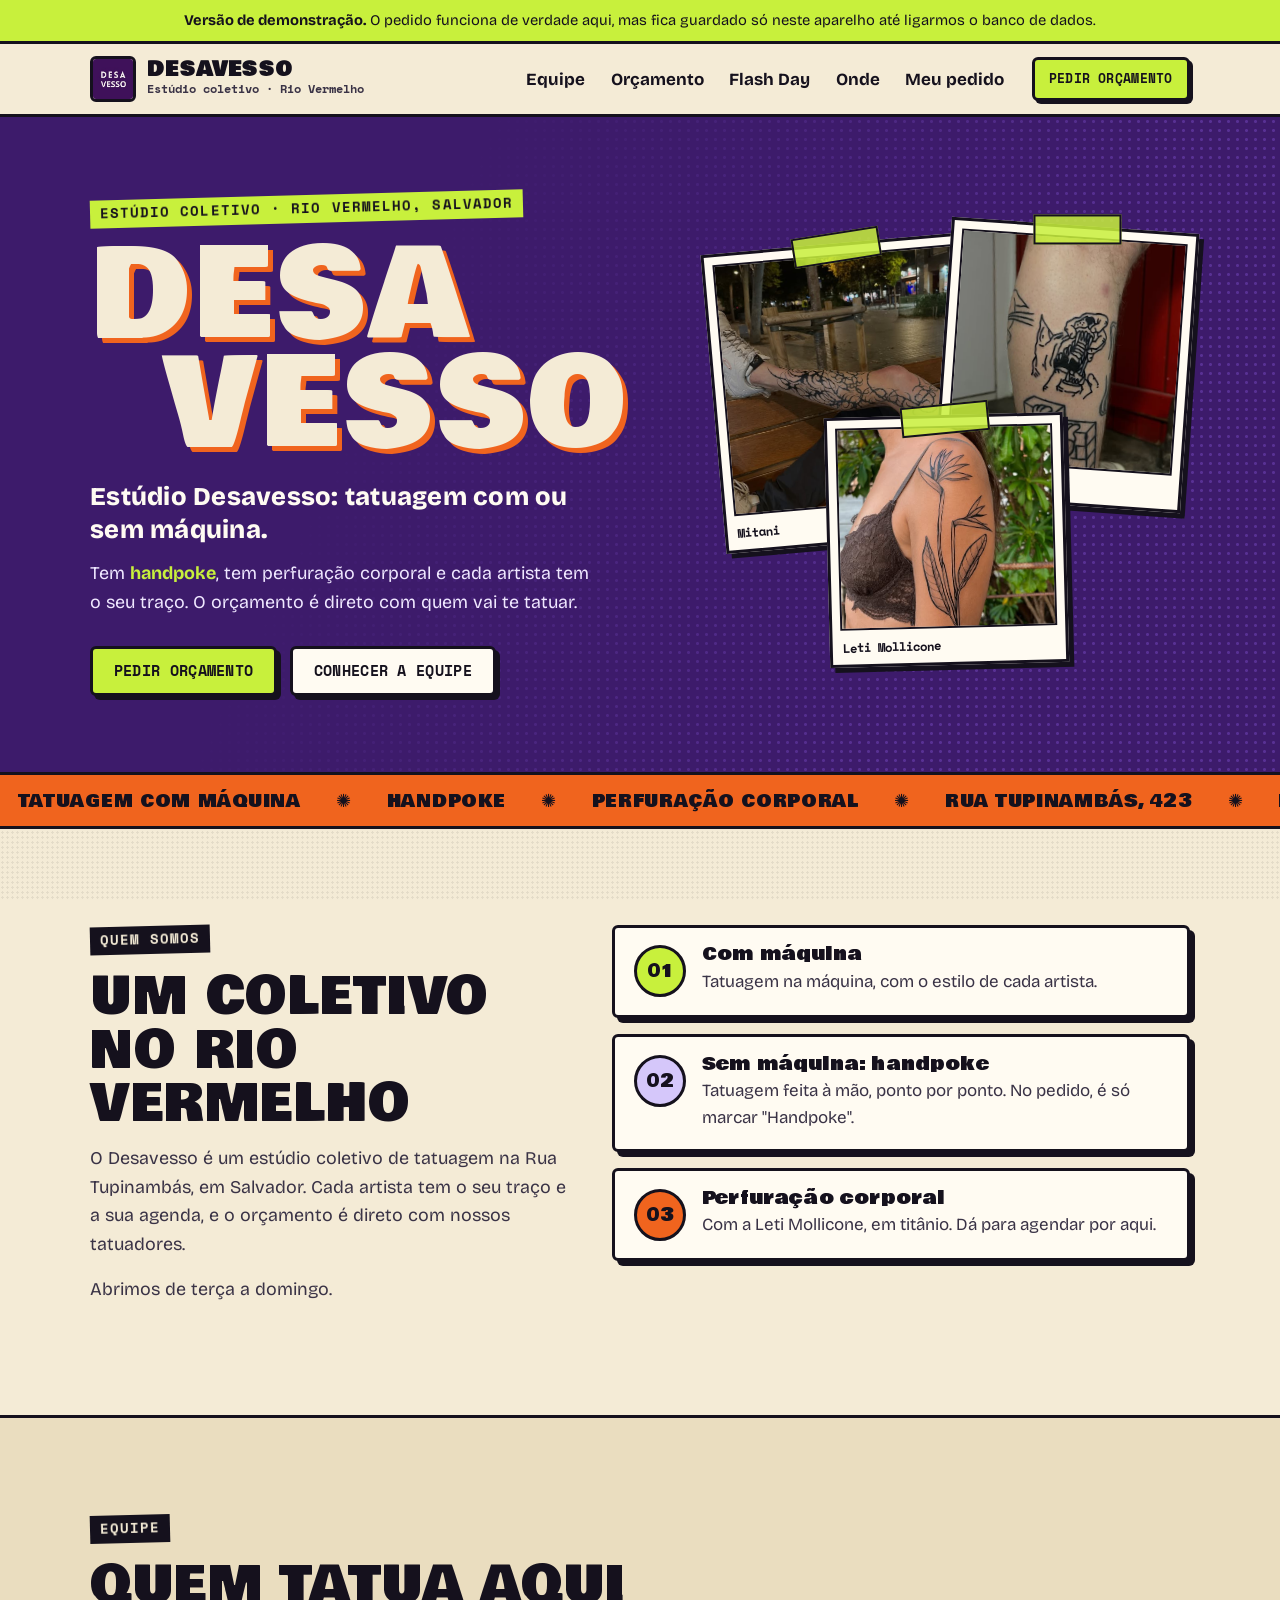
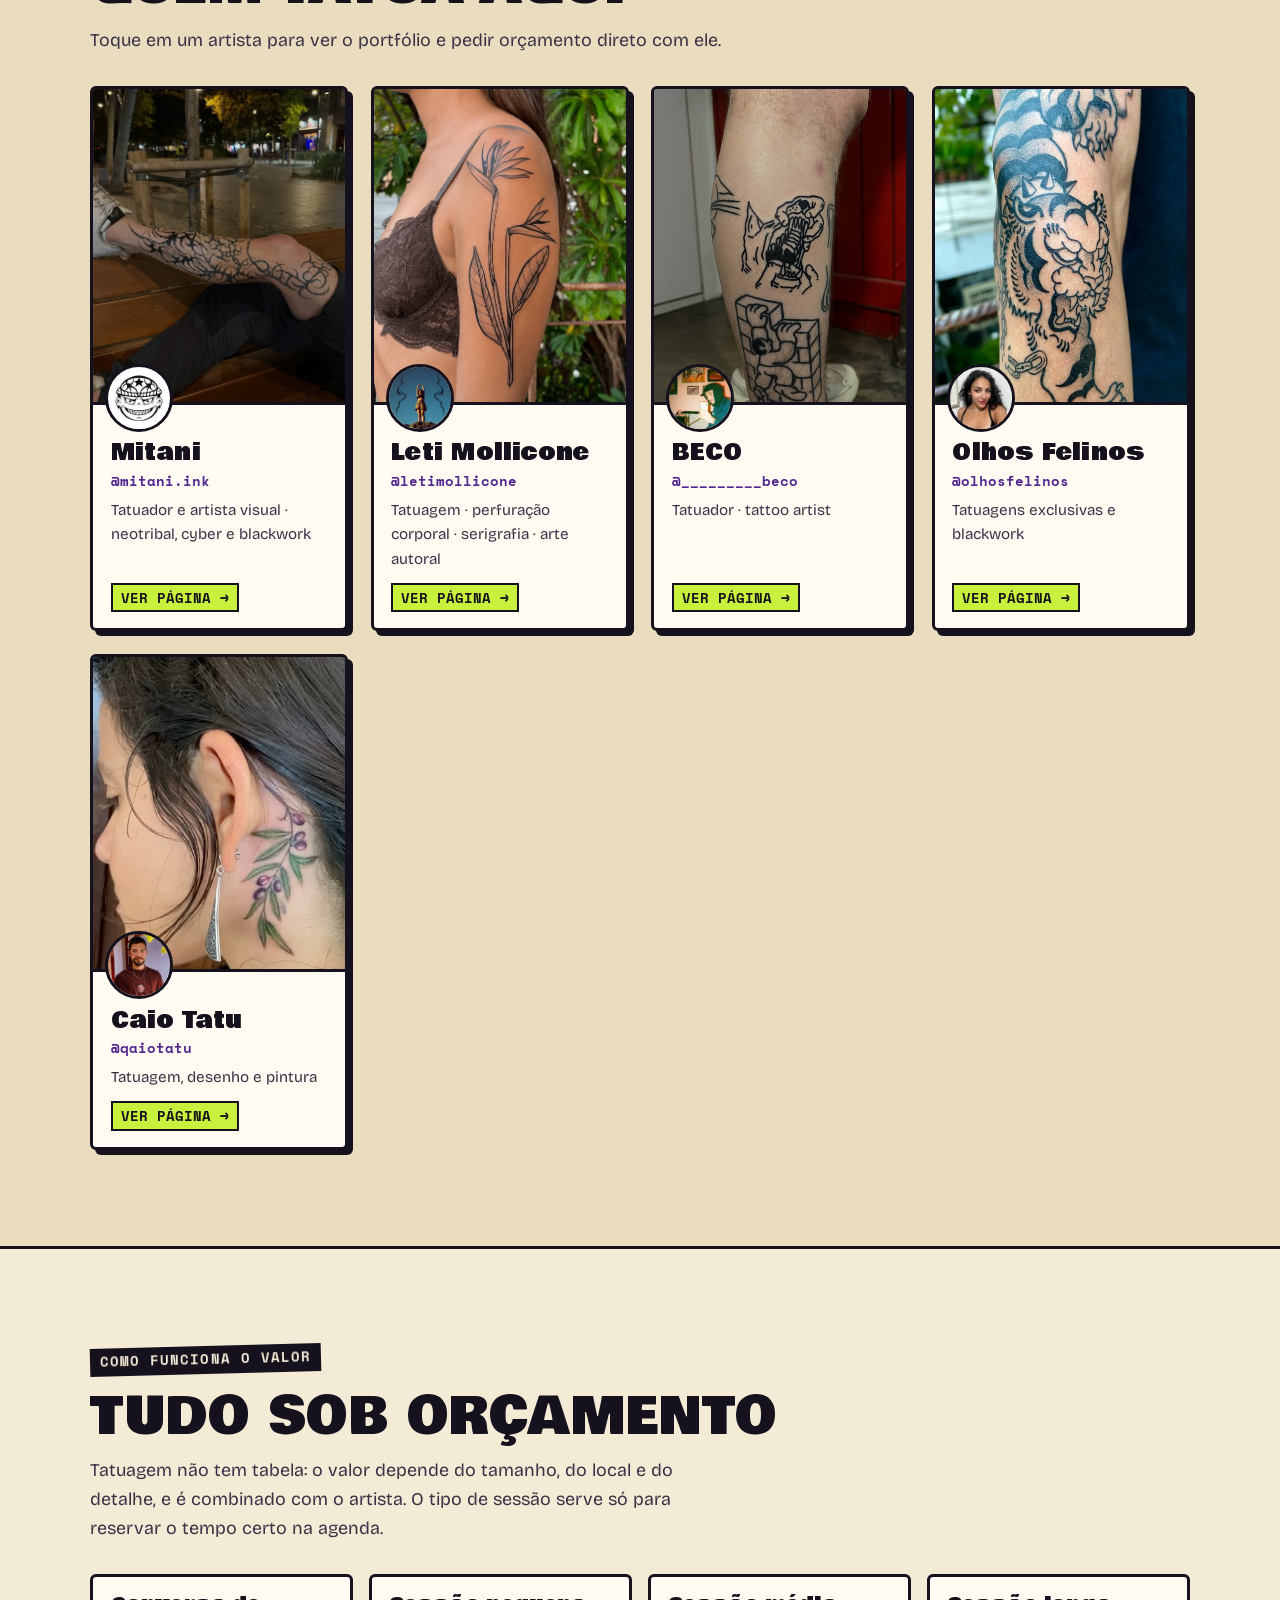
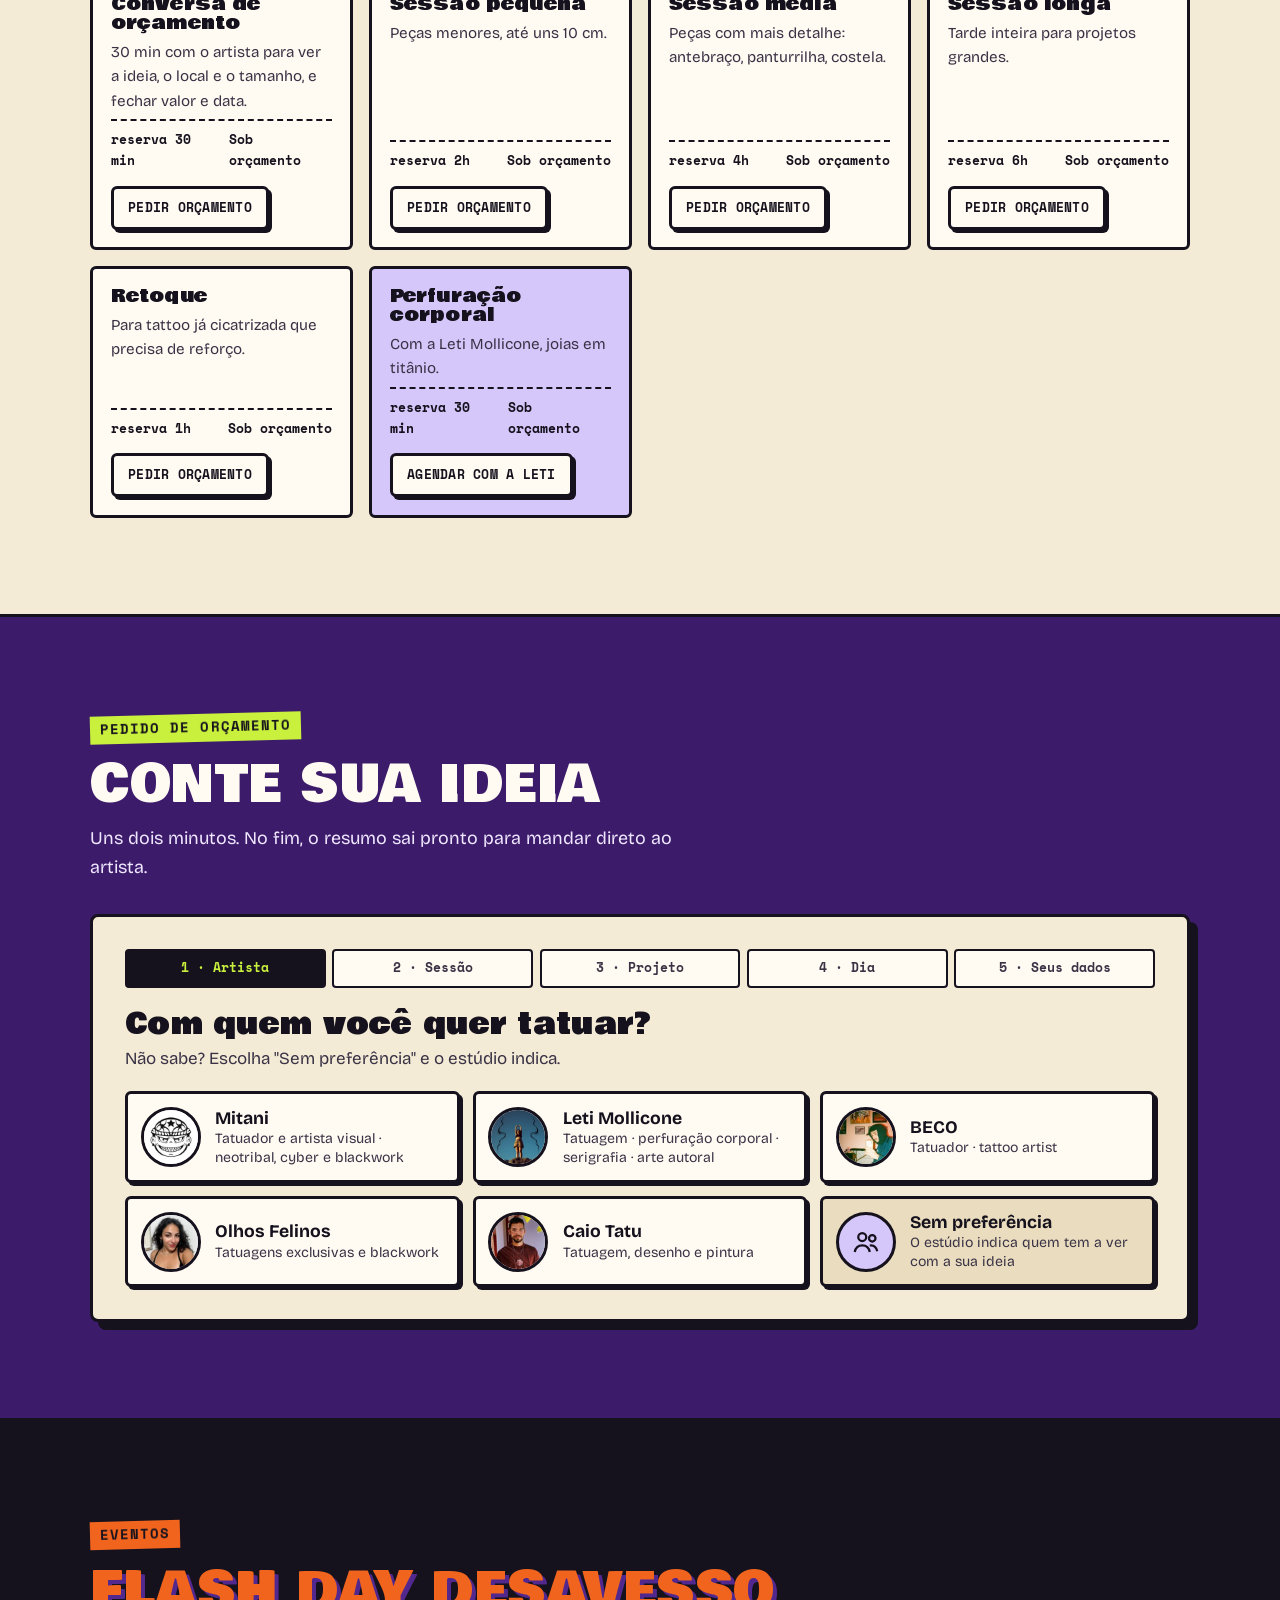
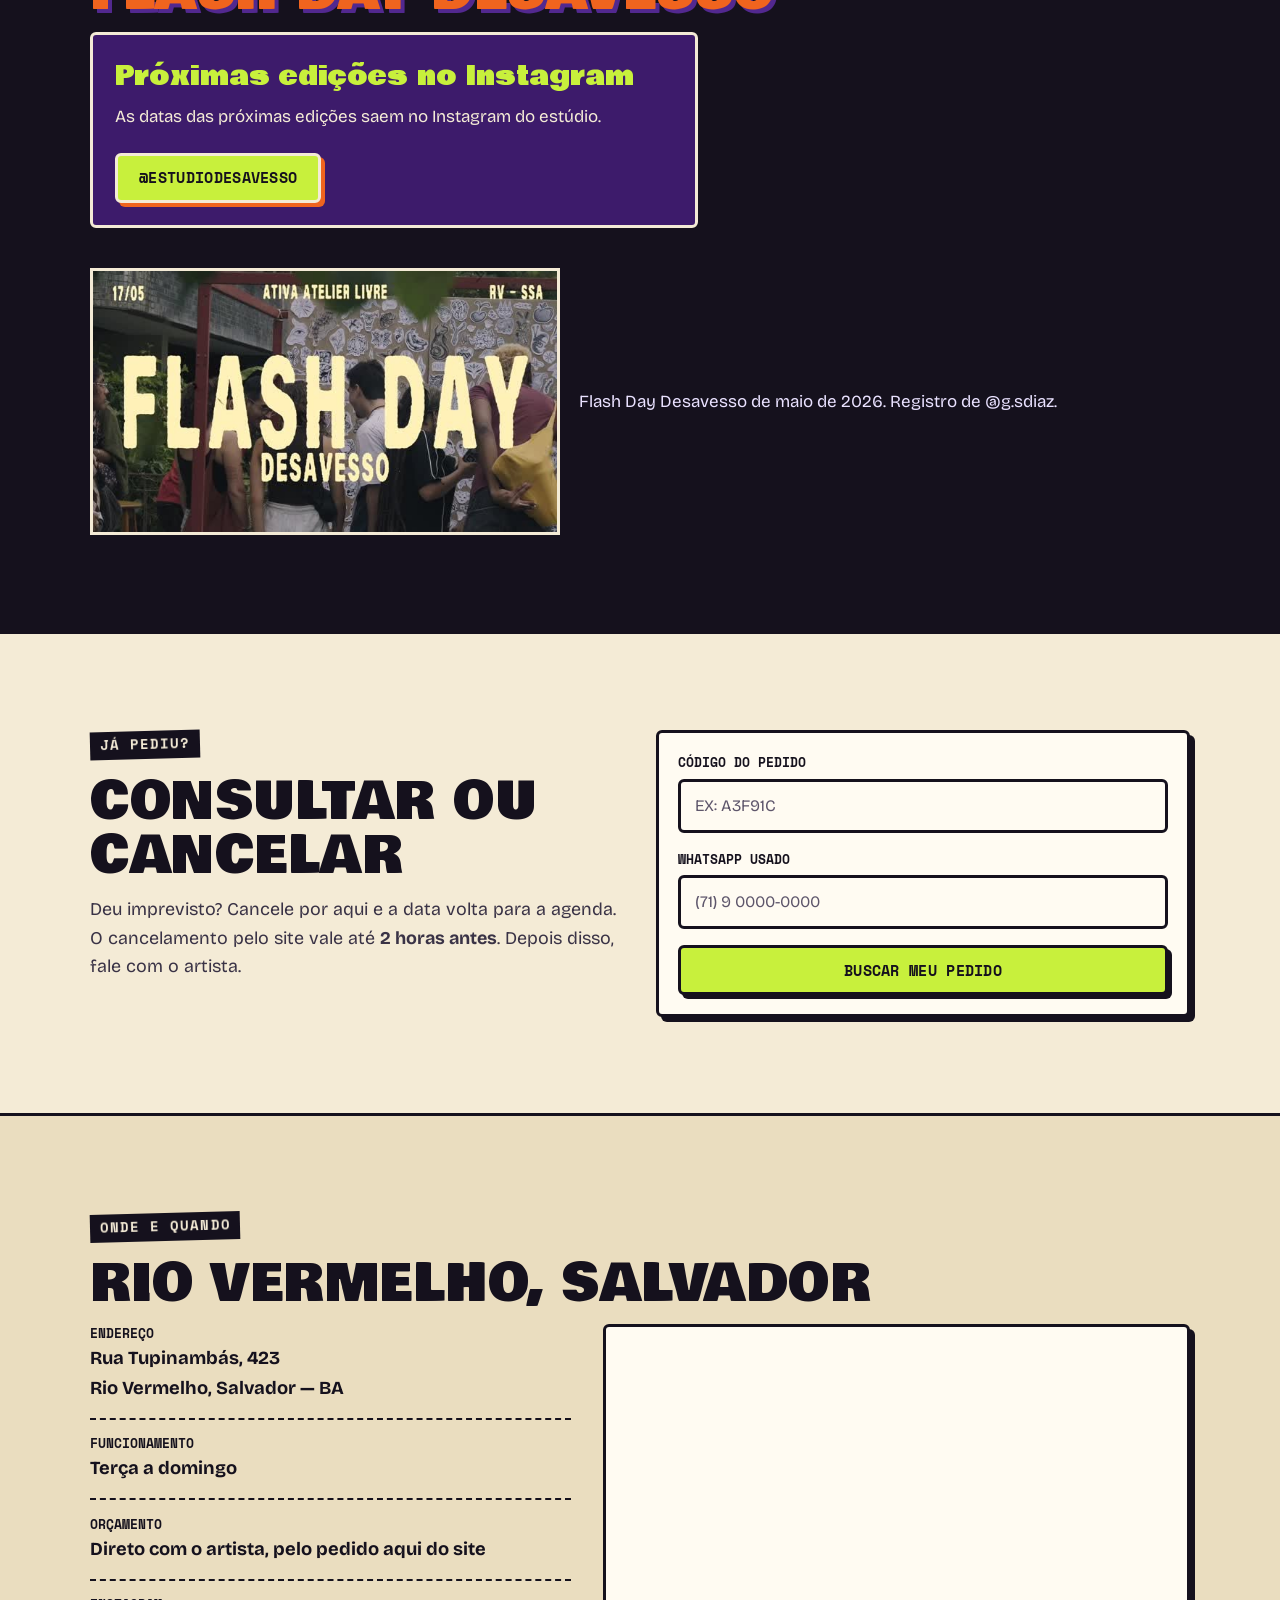
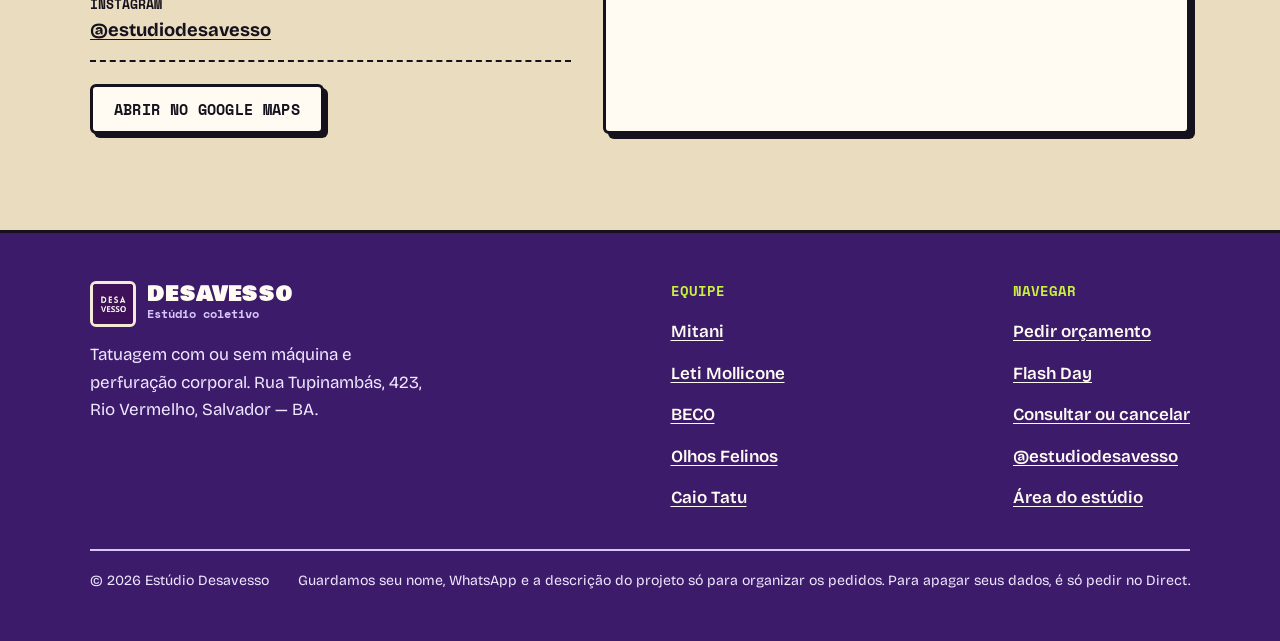
<file: index.html>
<!DOCTYPE html>
<html lang="pt-BR">
<head>
<meta charset="UTF-8">
<meta name="viewport" content="width=device-width, initial-scale=1.0">
<title>Estúdio Desavesso · Tatuagem no Rio Vermelho, Salvador</title>
<meta name="description" content="Estúdio coletivo de tatuagem no Rio Vermelho, Salvador. Tatuagem com ou sem máquina (handpoke) e perfuração corporal. Orçamento direto com nossos tatuadores.">
<meta name="theme-color" content="#3D1B6B">
<link rel="icon" href="fotos/estudio-perfil.jpg">

<meta property="og:type" content="website">
<meta property="og:title" content="Estúdio Desavesso · Tatuagem no Rio Vermelho">
<meta property="og:description" content="Tatuagem com ou sem máquina. Escolha o artista, conte a ideia e peça seu orçamento.">
<meta property="og:image" content="fotos/estudio-perfil.jpg">
<meta property="og:locale" content="pt_BR">

<link rel="preconnect" href="https://fonts.googleapis.com">
<link rel="preconnect" href="https://fonts.gstatic.com" crossorigin>
<link href="https://fonts.googleapis.com/css2?family=Bowlby+One&family=Bricolage+Grotesque:opsz,wght@12..96,400;12..96,600;12..96,700;12..96,800&family=Space+Mono:wght@400;700&display=swap" rel="stylesheet">
<link rel="stylesheet" href="assets/estilo.css?v=20260925164202">

<script type="application/ld+json">
{
  "@context":"https://schema.org",
  "@type":"TattooParlor",
  "name":"Estúdio Desavesso",
  "image":"fotos/estudio-perfil.jpg",
  "address":{"@type":"PostalAddress","streetAddress":"Rua Tupinambás, 423","addressLocality":"Salvador","addressRegion":"BA","addressCountry":"BR"},
  "sameAs":["https://www.instagram.com/estudiodesavesso/"]
}
</script>
</head>
<body>

<div id="faixa-demo" class="faixa-demo" hidden>
  <b>Versão de demonstração.</b> O pedido funciona de verdade aqui, mas fica guardado só neste aparelho até ligarmos o banco de dados.
</div>

<!-- ================= TOPO ================= -->
<header class="topo">
  <div class="wrap topo-in">
    <a class="marca" href="#" aria-label="Estúdio Desavesso, início">
      <img src="fotos/estudio-perfil.jpg" alt="" width="46" height="46">
      <span><b>DESAVESSO</b><small>Estúdio coletivo · Rio Vermelho</small></span>
    </a>
    <nav class="menu" aria-label="Seções">
      <a href="#equipe">Equipe</a>
      <a href="#agendar">Orçamento</a>
      <a href="#eventos">Flash Day</a>
      <a href="#local">Onde</a>
      <a href="#meu-horario">Meu pedido</a>
    </nav>
    <a class="btn btn-prata mini" href="#agendar"><span class="so-largo">Pedir </span>orçamento</a>
  </div>
</header>

<!-- ================= CAPA ================= -->
<section class="capa">
  <div class="wrap capa-in">
    <div>
      <p class="olho">Estúdio coletivo · Rio Vermelho, Salvador</p>
      <p class="capa-logo" aria-hidden="true"><span>DESA</span><span>VESSO</span></p>
      <h1>Estúdio Desavesso: tatuagem com ou sem máquina.</h1>
      <p class="lead">Tem <b>handpoke</b>, tem perfuração corporal e cada artista tem o seu traço. O orçamento é direto com quem vai te tatuar.</p>
      <div class="acoes">
        <a class="btn btn-prata" href="#agendar">Pedir orçamento</a>
        <a class="btn btn-linha" href="#equipe">Conhecer a equipe</a>
      </div>
    </div>
    <div class="colagem" aria-label="Trabalhos da equipe">
      <figure class="f1"><img src="fotos/mitani-1.jpg" style="object-position:40% 60%" alt="Full leg neotribal em preto, do Mitani."><figcaption>Mitani</figcaption></figure>
      <figure class="f2"><img src="fotos/beco-4.jpg" style="object-position:50% 45%" alt="Tatuagens em traço preto grosso na panturrilha, do BECO."><figcaption>BECO</figcaption></figure>
      <figure class="f3"><img src="fotos/leti-4.jpg" style="object-position:50% 35%" alt="Ave-do-paraíso em traço preto no ombro, da Leti Mollicone."><figcaption>Leti Mollicone</figcaption></figure>
      <a class="carimbo" href="#eventos" data-flash="antes">FLASH DAY<small>10/10 · 14h</small></a>
    </div>
  </div>
</section>

<div class="fita-corre" aria-hidden="true">
  <div>
    <span>TATUAGEM COM MÁQUINA</span><span>✺</span><span>HANDPOKE</span><span>✺</span><span>PERFURAÇÃO CORPORAL</span><span>✺</span><span>RUA TUPINAMBÁS, 423</span><span>✺</span><span>RIO VERMELHO</span><span>✺</span>
    <span>TATUAGEM COM MÁQUINA</span><span>✺</span><span>HANDPOKE</span><span>✺</span><span>PERFURAÇÃO CORPORAL</span><span>✺</span><span>RUA TUPINAMBÁS, 423</span><span>✺</span><span>RIO VERMELHO</span><span>✺</span>
  </div>
</div>

<!-- ================= SOBRE ================= -->
<section class="secao" id="sobre">
  <div class="wrap sobre">
    <div>
      <p class="olho">Quem somos</p>
      <h2>Um coletivo no Rio Vermelho</h2>
      <p class="sub">
        O Desavesso é um estúdio coletivo de tatuagem na Rua Tupinambás, em Salvador.
        Cada artista tem o seu traço e a sua agenda, e o orçamento é direto com nossos tatuadores.
      </p>
      <p class="sub">Abrimos de terça a domingo.</p>
    </div>
    <div class="jeitos">
      <div class="jeito"><i aria-hidden="true">01</i><div><h3>Com máquina</h3><p>Tatuagem na máquina, com o estilo de cada artista.</p></div></div>
      <div class="jeito"><i aria-hidden="true">02</i><div><h3>Sem máquina: handpoke</h3><p>Tatuagem feita à mão, ponto por ponto. No pedido, é só marcar "Handpoke".</p></div></div>
      <div class="jeito"><i aria-hidden="true">03</i><div><h3>Perfuração corporal</h3><p>Com a Leti Mollicone, em titânio. Dá para agendar por aqui.</p></div></div>
    </div>
  </div>
</section>

<!-- ================= EQUIPE ================= -->
<section class="secao equipe-sec" id="equipe">
  <div class="wrap">
    <p class="olho">Equipe</p>
    <h2>Quem tatua aqui</h2>
    <p class="sub">Toque em um artista para ver o portfólio e pedir orçamento direto com ele.</p>
    <div class="equipe" id="lista-equipe"></div>
  </div>
</section>

<!-- ================= VALOR ================= -->
<section class="secao" id="sessoes">
  <div class="wrap">
    <p class="olho">Como funciona o valor</p>
    <h2>Tudo sob orçamento</h2>
    <p class="sub">
      Tatuagem não tem tabela: o valor depende do tamanho, do local e do detalhe, e é combinado com o artista.
      O tipo de sessão serve só para reservar o tempo certo na agenda.
    </p>
    <div class="tipos" id="tipos"><div class="carregando">Carregando…</div></div>
  </div>
</section>

<!-- ================= PEDIDO ================= -->
<section class="secao agendar" id="agendar">
  <div class="wrap">
    <p class="olho">Pedido de orçamento</p>
    <h2>Conte sua ideia</h2>
    <p class="sub">Uns dois minutos. No fim, o resumo sai pronto para mandar direto ao artista.</p>

    <div class="painel" id="agendar-app">

      <div class="passos" id="passos">
        <div class="passo" data-estado="atual">1 · Artista</div>
        <div class="passo" data-estado="aberto">2 · Sessão</div>
        <div class="passo" data-estado="aberto">3 · Projeto</div>
        <div class="passo" data-estado="aberto">4 · Dia</div>
        <div class="passo" data-estado="aberto">5 · Seus dados</div>
      </div>

      <div class="escolhas" id="escolhas" hidden></div>

      <!-- 1 -->
      <div class="etapa" data-etapa="1" data-ativa>
        <h3>Com quem você quer tatuar?</h3>
        <p class="dica">Não sabe? Escolha "Sem preferência" e o estúdio indica.</p>
        <div class="lista-barbeiros" id="lista-barbeiros"></div>
      </div>

      <!-- 2 -->
      <div class="etapa" data-etapa="2">
        <h3>Que tipo de sessão?</h3>
        <p class="dica">Tudo sob orçamento. Na dúvida, comece pela conversa de orçamento.</p>
        <div id="lista-servicos"></div>
        <div class="acoes"><button class="voltar" type="button" data-voltar="1">← Trocar o artista</button></div>
      </div>

      <!-- 3 -->
      <div class="etapa" data-etapa="3">
        <h3>Seu projeto</h3>
        <p class="dica">Quanto mais detalhe, mais certeiro vem o orçamento.</p>

        <div class="projeto" id="projeto">
          <div class="campos">
            <div id="pj-estilo-box">
              <span class="rotulo-campo">Estilo</span>
              <div class="chips" id="pj-estilo" role="group" aria-label="Estilo"></div>
            </div>
            <div>
              <span class="rotulo-campo">Técnica</span>
              <div class="chips" id="pj-tecnica" data-grupo="tecnica" data-rotulo="Técnica" role="group" aria-label="Técnica"></div>
            </div>
            <div class="campos-2">
              <div class="campo">
                <label for="pj-local">Local do corpo</label>
                <select id="pj-local">
                  <option value="">Escolha</option>
                  <option>Antebraço</option><option>Braço</option><option>Ombro</option>
                  <option>Mão / dedos</option><option>Costas</option><option>Costela</option>
                  <option>Peito</option><option>Barriga</option><option>Coxa</option>
                  <option>Perna / panturrilha</option><option>Pé / tornozelo</option>
                  <option>Pescoço / nuca</option><option>Outro</option>
                </select>
              </div>
              <div class="campo">
                <label for="pj-tamanho">Tamanho aproximado</label>
                <select id="pj-tamanho">
                  <option value="">Não sei ainda</option>
                  <option>Até 5 cm</option><option>5 a 10 cm</option><option>10 a 20 cm</option>
                  <option>Mais de 20 cm</option><option>Fechamento (braço, perna ou costas)</option>
                </select>
              </div>
            </div>
            <div class="campo">
              <label for="pj-ideia">Sua ideia</label>
              <textarea id="pj-ideia" maxlength="600" placeholder="Ex: um tigre descendo pelo braço, só preto, traço grosso"></textarea>
            </div>
            <div class="campos-2">
              <div>
                <span class="rotulo-campo">É sua primeira tattoo?</span>
                <div class="chips" data-grupo="primeira" data-rotulo="Primeira tattoo"><button type="button" class="chip" aria-pressed="false">Sim</button><button type="button" class="chip" aria-pressed="false">Não</button></div>
              </div>
              <div>
                <span class="rotulo-campo">É cobertura de outra tattoo?</span>
                <div class="chips" data-grupo="cobertura" data-rotulo="Cobertura"><button type="button" class="chip" aria-pressed="false">Sim</button><button type="button" class="chip" aria-pressed="false">Não</button></div>
              </div>
            </div>
          </div>
        </div>

        <div id="msg-projeto"></div>
        <div class="acoes">
          <button class="btn btn-prata" id="pj-continuar" type="button">Escolher o dia →</button>
          <button class="voltar" type="button" data-voltar="2">← Trocar a sessão</button>
        </div>
      </div>

      <!-- 4 -->
      <div class="etapa" data-etapa="4">
        <h3>Escolha o dia preferido</h3>
        <p class="dica">O horário marca o começo da sessão. O artista confirma tudo com você.</p>
        <div class="fita" id="fita-dias"></div>
        <p class="titulo-dia" id="titulo-dia"></p>
        <div id="caixa-horas"></div>
        <div class="acoes"><button class="voltar" type="button" data-voltar="3">← Voltar</button></div>
      </div>

      <!-- 5 -->
      <div class="etapa" data-etapa="5">
        <h3>Quase lá</h3>
        <p class="dica">Só falta saber com quem o artista vai falar.</p>
        <div class="resumo" id="resumo"></div>
        <form id="form-cliente" novalidate>
          <div class="campos">
            <div class="campo">
              <label for="cli-nome">Seu nome</label>
              <input id="cli-nome" name="nome" type="text" autocomplete="name" placeholder="Como te chamam" required>
            </div>
            <div class="campo">
              <label for="cli-tel">WhatsApp</label>
              <input id="cli-tel" name="tel" type="tel" inputmode="numeric" autocomplete="tel" placeholder="(71) 9 0000-0000" required>
              <p class="ajuda">Para o artista falar com você sobre o orçamento. Não vai para lista de propaganda.</p>
            </div>
            <div class="campo">
              <label for="cli-obs"><span id="cli-obs-rot">Algo mais</span> <small>(opcional)</small></label>
              <textarea id="cli-obs" name="obs" maxlength="240" placeholder="Algo mais que o artista precisa saber"></textarea>
            </div>
          </div>
          <div id="msg-form"></div>
          <div class="acoes">
            <button class="btn btn-prata" id="btn-confirmar" type="submit">Enviar pedido</button>
            <button class="voltar" type="button" data-voltar="4">← Trocar o dia</button>
          </div>
        </form>
      </div>

      <!-- 6 -->
      <div class="etapa" data-etapa="6">
        <div class="sucesso">
          <div class="selo-ok" aria-hidden="true">
            <svg width="34" height="34" viewBox="0 0 24 24" fill="none" stroke="currentColor" stroke-width="3" stroke-linecap="round" stroke-linejoin="round"><path d="M20 6 9 17l-5-5"/></svg>
          </div>
          <h3>Pedido enviado</h3>
          <p class="com">com <span id="ok-barbeiro"></span></p>
          <p class="dica" id="ok-linha" style="margin:.4rem 0 1rem"></p>
          <p class="rotulo-codigo">Seu código</p>
          <div class="codigo" id="ok-codigo"></div>
          <p class="expl">
            A data fica reservada. Agora mande o resumo para o artista: o valor é combinado
            com ele antes da sessão. Com esse código você consulta ou cancela até 2 horas antes.
          </p>
          <div class="acoes">
            <a class="btn btn-zap" id="ok-zap" target="_blank" rel="noopener">Mandar resumo</a>
            <button class="btn btn-linha" id="ok-copiar" type="button">Copiar resumo</button>
            <a class="btn btn-linha" id="ok-ics">Salvar no calendário</a>
            <button class="btn btn-linha" id="btn-novo" type="button">Fazer outro pedido</button>
          </div>
          <p class="copiado" id="ok-copiado" aria-live="polite"></p>
        </div>
      </div>

    </div>
  </div>
</section>

<!-- ================= FLASH DAY ================= -->
<section class="secao eventos" id="eventos">
  <div class="wrap">
    <p class="olho">Eventos</p>
    <h2>Flash Day Desavesso</h2>

    <div class="evento" data-flash="antes">
      <div>
        <p class="evento-data">Sábado, 10/10/2026<small>a partir das 14h · Rua Tupinambás, 423</small></p>
        <p class="sub">Em clima de Halloween: a marchinha psicótica Desavesso.</p>
        <ul class="programa">
          <li>Tatuadores residentes e convidados</li>
          <li>Perfuração corporal</li>
          <li><span>Música ao vivo com a banda <a href="https://www.instagram.com/peitodeplanta/" target="_blank" rel="noopener">@peitodeplanta</a>, instrumental e psicodélica</span></li>
          <li>Discotecagem</li>
          <li>Bebidas e laricas</li>
          <li>Feira de arte com expositores</li>
        </ul>
        <div class="precos-evento">
          <div><b>R$ 150</b><span>tatuagens a partir de</span></div>
          <div><b>R$ 110</b><span>perfuração a partir de</span></div>
        </div>
        <p class="nota-evento">Preços válidos só no dia do Flash Day. Fora do evento, tudo é sob orçamento.</p>
        <div class="acoes">
          <a class="btn btn-prata" id="btn-expor" href="#" target="_blank" rel="noopener">Quero expor</a>
          <a class="btn btn-linha" href="https://www.instagram.com/estudiodesavesso/" target="_blank" rel="noopener">Novidades no Instagram</a>
        </div>
      </div>
      <figure class="cartaz"><img src="fotos/estudio-2.jpg" alt="Cartaz do Flash Day Halloween: 10/10 às 14h, Rua Tupinambás 423, Rio Vermelho. Tattoo, piercing, música e laricas."></figure>
    </div>

    <div class="proximas" data-flash="depois" hidden>
      <b>Próximas edições no Instagram</b>
      <p>As datas das próximas edições saem no Instagram do estúdio.</p>
      <div class="acoes"><a class="btn btn-prata" href="https://www.instagram.com/estudiodesavesso/" target="_blank" rel="noopener">@estudiodesavesso</a></div>
    </div>

    <div class="edicao-anterior">
      <img src="fotos/estudio-1.jpg" alt="Flash Day Desavesso de maio: pessoas olhando a parede de flashes.">
      <p>Flash Day Desavesso de maio de 2026. Registro de @g.sdiaz.</p>
    </div>
  </div>
</section>

<!-- ================= MEU PEDIDO ================= -->
<section class="secao" id="meu-horario">
  <div class="wrap dupla">
    <div>
      <p class="olho">Já pediu?</p>
      <h2>Consultar ou cancelar</h2>
      <p class="sub">
        Deu imprevisto? Cancele por aqui e a data volta para a agenda.
        O cancelamento pelo site vale até <b>2 horas antes</b>. Depois disso, fale com o artista.
      </p>
    </div>
    <div class="cartao">
      <form id="form-consulta">
        <div class="campos">
          <div class="campo">
            <label for="con-codigo">Código do pedido</label>
            <input id="con-codigo" type="text" placeholder="Ex: A3F91C" style="text-transform:uppercase" required>
          </div>
          <div class="campo">
            <label for="con-tel">WhatsApp usado</label>
            <input id="con-tel" type="tel" inputmode="numeric" placeholder="(71) 9 0000-0000" required>
          </div>
          <button class="btn btn-prata btn-bloco" type="submit">Buscar meu pedido</button>
        </div>
      </form>
      <div id="saida-consulta"></div>
    </div>
  </div>
</section>

<!-- ================= ONDE ================= -->
<section class="secao local" id="local">
  <div class="wrap">
    <p class="olho">Onde e quando</p>
    <h2>Rio Vermelho, Salvador</h2>
    <div class="local-in">
      <div>
        <div class="info-item"><b class="rot">Endereço</b><span>Rua Tupinambás, 423<br>Rio Vermelho, Salvador — BA</span></div>
        <div class="info-item"><b class="rot">Funcionamento</b><span>Terça a domingo</span></div>
        <div class="info-item"><b class="rot">Orçamento</b><span>Direto com o artista, pelo pedido aqui do site</span></div>
        <div class="info-item"><b class="rot">Instagram</b><a href="https://www.instagram.com/estudiodesavesso/" target="_blank" rel="noopener">@estudiodesavesso</a></div>
        <div class="acoes">
          <a class="btn btn-linha" href="https://www.google.com/maps/search/?api=1&amp;query=Rua+Tupinamb%C3%A1s%2C+423%2C+Rio+Vermelho%2C+Salvador+BA" target="_blank" rel="noopener">Abrir no Google Maps</a>
        </div>
      </div>
      <div class="mapa" id="mapa"></div>
    </div>
  </div>
</section>

<!-- ================= RODAPÉ ================= -->
<footer class="rodape">
  <div class="wrap">
    <div class="rodape-in">
      <div style="max-width:22rem">
        <a class="marca" href="#" style="margin-bottom:.9rem">
          <img src="fotos/estudio-perfil.jpg" alt="" width="46" height="46">
          <span><b>DESAVESSO</b><small>Estúdio coletivo</small></span>
        </a>
        <p>Tatuagem com ou sem máquina e perfuração corporal. Rua Tupinambás, 423, Rio Vermelho, Salvador — BA.</p>
      </div>
      <div>
        <b class="rodape-titulo">Equipe</b>
        <ul class="rodape-links">
          <li><a href="artista.html?a=mitani">Mitani</a></li>
          <li><a href="artista.html?a=leti">Leti Mollicone</a></li>
          <li><a href="artista.html?a=beco">BECO</a></li>
          <li><a href="artista.html?a=olhos-felinos">Olhos Felinos</a></li>
          <li><a href="artista.html?a=caio-tatu">Caio Tatu</a></li>
        </ul>
      </div>
      <div>
        <b class="rodape-titulo">Navegar</b>
        <ul class="rodape-links">
          <li><a href="#agendar">Pedir orçamento</a></li>
          <li><a href="#eventos">Flash Day</a></li>
          <li><a href="#meu-horario">Consultar ou cancelar</a></li>
          <li><a href="https://www.instagram.com/estudiodesavesso/" target="_blank" rel="noopener">@estudiodesavesso</a></li>
          <li><a href="admin.html">Área do estúdio</a></li>
        </ul>
      </div>
    </div>
    <div class="creditos">
      <span>© <span id="ano"></span> Estúdio Desavesso</span>
      <span>Guardamos seu nome, WhatsApp e a descrição do projeto só para organizar os pedidos. Para apagar seus dados, é só pedir no Direct.</span>
    </div>
  </div>
</footer>

<a class="flutua" href="#agendar">Pedir orçamento</a>

<script src="assets/config.js?v=20260925164202"></script>
<script src="assets/demo.js?v=20260925164202"></script>
<script src="assets/site.js?v=20260925164202"></script>
<script src="assets/tattoo.js?v=20260925164202"></script>
<script src="assets/agenda.js?v=20260925164202"></script>
</body>
</html>
</file>
<file: assets/estilo.css>
/* =====================================================================
   Estúdio Desavesso — folha de estilo (zine / risografia / flash sheet)
   Cores tiradas do logo (roxo) e do cartaz do Flash Day (abóbora,
   verde-goblin, creme de papel). Fundo claro de papel, tinta quase preta,
   bordas grossas e sombra "fora de registro" como numa impressão riso.
   Contraste: todo texto passa AA com folga (texto comum >= 7:1 na maioria;
   o menor par, laranja-escuro sobre papel, fica em ~5:1 e só em rótulos grandes).
   ===================================================================== */

:root{
  --papel:     #F4EBD6;
  --papel-2:   #EADDBF;
  --branco:    #FFFBF2;
  --tinta:     #15111D;
  --tinta-2:   #3A3346;
  --roxo:      #3D1B6B;
  --roxo-2:    #52288F;
  --lilas:     #D5C7FA;
  --laranja:   #F0641E;
  --laranja-escuro: #A33A08;
  --verde:     #C8F03C;
  --rosa:      #FF9CC2;
  --zap:       #25D366;
  --erro:      #9E1B12;

  /* nomes herdados que o painel ainda usa */
  --borda:     var(--tinta);
  --grafite:   var(--branco);
  --carvao:    var(--papel-2);
  --prata:     var(--roxo);
  --prata-clara: var(--tinta);
  --creme:     var(--tinta);
  --cinza:     var(--tinta-2);
  --cinza-fraco: var(--tinta-2);

  --display: 'Bowlby One', 'Arial Black', Impact, sans-serif;
  --corpo:   'Bricolage Grotesque', system-ui, sans-serif;
  --mono:    'Space Mono', ui-monospace, monospace;

  --traco: 3px solid var(--tinta);
  --sombra: 5px 5px 0 var(--tinta);
  --larg:  1180px;
}

*{margin:0;padding:0;box-sizing:border-box}
[hidden]{display:none !important}
html{scroll-behavior:smooth;scroll-padding-top:84px}
body{
  font-family:var(--corpo);
  font-size:1.0625rem;
  background:var(--papel);
  color:var(--tinta);
  line-height:1.6;
  overflow-x:clip;
  -webkit-font-smoothing:antialiased;
}
/* grão de papel */
body::before{
  content:"";position:fixed;inset:0;pointer-events:none;z-index:-1;
  background-image:radial-gradient(rgba(21,17,29,.07) 1px, transparent 1.3px);
  background-size:5px 5px;
}
img{display:block;max-width:100%}
a{color:inherit}
button{font:inherit;color:inherit;background:none;border:none;cursor:pointer}
:focus-visible{outline:3px solid var(--laranja);outline-offset:3px}

.wrap{max-width:var(--larg);margin:0 auto;padding:0 clamp(1rem,4vw,2.5rem)}
.secao{padding:clamp(3.5rem,8vw,6rem) 0}

h1,h2,h3,.display{font-family:var(--display);font-weight:400;line-height:1.05;letter-spacing:.01em}
h2{font-size:clamp(2rem,5vw,3.2rem);text-transform:uppercase;margin-bottom:.8rem}
h3{font-size:1.3rem}
.olho{
  display:inline-block;font-family:var(--mono);font-weight:700;font-size:.85rem;
  letter-spacing:.08em;text-transform:uppercase;
  background:var(--tinta);color:var(--papel);padding:.2rem .6rem;margin-bottom:1rem;
  transform:rotate(-1.5deg);
}
.sub{max-width:40rem;font-size:1.12rem;color:var(--tinta-2);margin-bottom:2rem}

/* ---------- botões ---------- */
.btn{
  display:inline-flex;align-items:center;justify-content:center;gap:.5rem;
  min-height:50px;padding:.7rem 1.3rem;
  font-family:var(--mono);font-weight:700;font-size:.95rem;letter-spacing:.02em;text-transform:uppercase;
  text-decoration:none;text-align:center;line-height:1.2;
  border:var(--traco);border-radius:6px;background:var(--branco);color:var(--tinta);
  box-shadow:4px 4px 0 var(--tinta);
  transition:transform .12s, box-shadow .12s;
}
.btn:hover{transform:translate(-2px,-2px);box-shadow:6px 6px 0 var(--tinta)}
.btn:active{transform:translate(3px,3px);box-shadow:1px 1px 0 var(--tinta)}
.btn:disabled{opacity:.6;cursor:not-allowed;transform:none}
.btn-prata{background:var(--verde)}
.btn-linha{background:var(--branco)}
.btn-zap{background:var(--zap)}
.btn-direct{background:var(--laranja)}
.btn-bloco{width:100%}
.mini{min-height:44px;padding:.45rem .9rem;font-size:.82rem;box-shadow:3px 3px 0 var(--tinta)}
.acoes{display:flex;flex-wrap:wrap;gap:.8rem;margin-top:1.4rem}

.faixa-demo{
  background:var(--verde);color:var(--tinta);border-bottom:var(--traco);
  font-size:.92rem;text-align:center;padding:.55rem 1rem;
}

/* ---------- topo ---------- */
.topo{position:sticky;top:0;z-index:50;background:var(--papel);border-bottom:var(--traco)}
.topo-in{display:flex;align-items:center;gap:1rem;min-height:70px}
.marca{display:flex;align-items:center;gap:.7rem;text-decoration:none;margin-right:auto}
.marca img{width:46px;height:46px;border:var(--traco);border-radius:6px}
.marca b{display:block;font-family:var(--display);font-size:1.25rem;letter-spacing:.06em;line-height:1}
.marca small{display:block;font-family:var(--mono);font-size:.74rem;font-weight:700;color:var(--tinta-2)}
.menu{display:flex;gap:.2rem}
.menu a{font-weight:700;text-decoration:none;padding:.5rem .7rem;border-radius:6px}
.menu a:hover{background:var(--tinta);color:var(--papel)}
@media(max-width:960px){ .menu{display:none} }
.topo .btn{white-space:nowrap}
@media(max-width:480px){ .topo .btn{padding:.5rem .8rem;font-size:.8rem;min-height:44px} .marca small{display:none} .so-largo{display:none} }

/* ---------- capa ---------- */
.capa{background:var(--roxo);color:var(--branco);border-bottom:var(--traco);position:relative;overflow:hidden}
.capa::before{
  content:"";position:absolute;inset:0;pointer-events:none;opacity:.35;
  background-image:radial-gradient(#8C5BE0 1.3px, transparent 1.6px);background-size:9px 9px;
  -webkit-mask-image:linear-gradient(115deg,transparent 30%,#000 75%);mask-image:linear-gradient(115deg,transparent 30%,#000 75%);
}
.capa-in{position:relative;display:grid;grid-template-columns:1.1fr .9fr;gap:2.5rem;align-items:center;padding-block:clamp(2.5rem,6vw,5rem)}
.capa .olho{background:var(--verde);color:var(--tinta)}
.capa-logo{
  font-family:var(--display);font-size:clamp(3.6rem,11vw,7.6rem);line-height:.9;letter-spacing:.04em;
  color:var(--papel);text-shadow:5px 5px 0 var(--laranja);margin:.2rem 0 1.2rem;
}
.capa-logo span{display:block}
.capa-logo span:last-child{padding-left:.6em}
.capa h1{font-family:var(--corpo);font-weight:800;font-size:clamp(1.25rem,2.6vw,1.6rem);line-height:1.3;max-width:32rem;margin-bottom:.8rem}
.capa .lead{font-size:1.12rem;max-width:32rem;color:#EFE7FF}
.capa .lead b{color:var(--verde)}
.capa .acoes{margin-top:1.8rem}

.colagem{position:relative;min-height:440px}
.colagem figure{
  position:absolute;background:var(--branco);padding:8px 8px 34px;border:var(--traco);box-shadow:var(--sombra);
}
.colagem figure img{width:100%;height:100%;object-fit:cover;border:2px solid var(--tinta)}
.colagem figcaption{position:absolute;left:10px;right:10px;bottom:6px;font-family:var(--mono);font-size:.78rem;font-weight:700;color:var(--tinta)}
.colagem .f1{width:56%;height:300px;left:0;top:18px;transform:rotate(-5deg)}
.colagem .f2{width:52%;height:280px;right:0;top:0;transform:rotate(4deg)}
.colagem .f3{width:50%;height:250px;left:24%;bottom:0;transform:rotate(-1.5deg)}
.colagem figure::after{ /* fita crepe */
  content:"";position:absolute;top:-14px;left:50%;width:84px;height:26px;margin-left:-42px;
  background:rgba(200,240,60,.85);border:2px solid var(--tinta);transform:rotate(-4deg);
}
.carimbo{
  position:absolute;right:-6px;bottom:24px;z-index:2;width:128px;height:128px;border-radius:50%;
  display:grid;place-items:center;text-align:center;text-decoration:none;
  background:var(--laranja);color:var(--tinta);border:var(--traco);box-shadow:var(--sombra);
  font-family:var(--display);font-size:1rem;line-height:1.05;transform:rotate(10deg);
}
.carimbo small{display:block;font-family:var(--mono);font-size:.72rem;font-weight:700}
@media(max-width:900px){
  .capa-in{grid-template-columns:1fr}
  .colagem{min-height:360px;max-width:520px;width:100%;margin:0 auto}
  .colagem .f1{height:230px}.colagem .f2{height:215px}.colagem .f3{height:200px}
}
@media(max-width:420px){ .colagem{min-height:320px} .carimbo{width:108px;height:108px;font-size:.88rem} }

/* ---------- faixa corrida ---------- */
.fita-corre{background:var(--laranja);color:var(--tinta);border-bottom:var(--traco);overflow:hidden;white-space:nowrap}
.fita-corre div{display:inline-block;padding:.7rem 0;font-family:var(--display);font-size:1.1rem;letter-spacing:.04em;animation:corre 38s linear infinite}
.fita-corre span{padding:0 1.1rem}
@keyframes corre{to{transform:translateX(-50%)}}

/* ---------- sobre ---------- */
.sobre{display:grid;grid-template-columns:1fr 1.2fr;gap:2.5rem;align-items:start}
.sobre .sub{margin-bottom:1rem}
.jeitos{display:grid;gap:1rem}
.jeito{background:var(--branco);border:var(--traco);box-shadow:var(--sombra);border-radius:6px;padding:1.1rem 1.2rem;display:flex;gap:1rem;align-items:flex-start}
.jeito i{flex:none;display:grid;place-items:center;width:52px;height:52px;border:var(--traco);border-radius:50%;font-style:normal;font-family:var(--display);font-size:1.1rem}
.jeito:nth-child(1) i{background:var(--verde)}
.jeito:nth-child(2) i{background:var(--lilas)}
.jeito:nth-child(3) i{background:var(--laranja)}
.jeito h3{font-size:1.15rem;margin-bottom:.2rem}
.jeito p{color:var(--tinta-2)}
@media(max-width:860px){ .sobre{grid-template-columns:1fr} }

/* ---------- equipe ---------- */
.equipe-sec{background:var(--papel-2);border-block:var(--traco)}
.equipe{display:grid;grid-template-columns:repeat(4,1fr);gap:1.4rem}
.membro{
  display:flex;flex-direction:column;text-decoration:none;background:var(--branco);
  border:var(--traco);border-radius:6px;box-shadow:var(--sombra);overflow:hidden;transition:transform .12s, box-shadow .12s;
}
.membro:hover{transform:translate(-3px,-3px) rotate(-.5deg);box-shadow:8px 8px 0 var(--tinta)}
.membro-img{position:relative;aspect-ratio:4/5;border-bottom:var(--traco);background:var(--tinta)}
.membro-img img:not(.av){position:absolute;inset:0;width:100%;height:100%;object-fit:cover}
.membro-img .av{position:absolute;left:12px;bottom:-30px;width:68px;height:68px;border-radius:50%;border:var(--traco);object-fit:cover;background:var(--papel)}
.membro-info{padding:2.3rem 1.1rem 1.2rem;display:flex;flex-direction:column;gap:.35rem;flex:1}
.membro-info h3{font-size:1.4rem}
.membro-info .arroba{font-family:var(--mono);font-size:.85rem;font-weight:700;color:var(--roxo-2);word-break:break-all}
.membro-info p{font-size:.95rem;color:var(--tinta-2)}
.membro-info .ver{margin-top:auto;padding-top:.6rem;font-family:var(--mono);font-weight:700;font-size:.9rem;text-transform:uppercase}
.cor-laranja .membro-img .av,.cor-laranja .ver{--c:var(--laranja)}
.membro .ver span{background:var(--verde);border:2px solid var(--tinta);padding:.15rem .5rem}
@media(max-width:1000px){ .equipe{grid-template-columns:1fr 1fr} }
@media(max-width:540px){ .equipe{grid-template-columns:1fr} .membro-img{aspect-ratio:4/3} }

.estilos{display:flex;flex-wrap:wrap;gap:.45rem}
.estilos span{font-family:var(--mono);font-size:.8rem;font-weight:700;padding:.2rem .6rem;border:2px solid var(--tinta);border-radius:100px;background:var(--papel)}

/* ---------- tipos de sessão ---------- */
.tipos{display:grid;grid-template-columns:repeat(auto-fill,minmax(230px,1fr));gap:1rem}
.tipo{background:var(--branco);border:var(--traco);border-radius:6px;padding:1.1rem;display:flex;flex-direction:column;gap:.4rem}
.tipo h3{font-size:1.15rem}
.tipo p{color:var(--tinta-2);font-size:.95rem;flex:1}
.tipo .meta{display:flex;justify-content:space-between;gap:.5rem;font-family:var(--mono);font-size:.82rem;font-weight:700;border-top:2px dashed var(--tinta);padding-top:.5rem}
.tipo .mini{margin-top:.5rem;align-self:flex-start}
.tipo-perf{background:var(--lilas)}
.carregando{font-family:var(--mono);color:var(--tinta-2);padding:1rem 0}

/* ---------- agendamento ---------- */
.agendar{background:var(--roxo);color:var(--branco);border-block:var(--traco)}
.agendar > .wrap > .olho{background:var(--verde);color:var(--tinta)}
.agendar .sub{color:#EFE7FF}
.painel{background:var(--papel);color:var(--tinta);border:var(--traco);border-radius:8px;box-shadow:8px 8px 0 var(--tinta);padding:clamp(1rem,3vw,2rem)}
.passos{display:flex;gap:.4rem;margin-bottom:1.4rem;flex-wrap:wrap}
.passo{
  flex:1 1 0;min-width:0;text-align:center;font-family:var(--mono);font-size:.8rem;font-weight:700;
  padding:.45rem .3rem;border:2px solid var(--tinta);border-radius:4px;background:var(--branco);color:var(--tinta-2);
  white-space:nowrap;overflow:hidden;text-overflow:ellipsis;
}
.passo[data-estado="atual"]{background:var(--tinta);color:var(--verde)}
.passo[data-estado="feito"]{background:var(--verde);color:var(--tinta)}
@media(max-width:560px){ .passo{font-size:0;padding:.35rem 0;flex:1} .passo::first-letter{font-size:.85rem} .passo[data-estado="atual"]{font-size:.78rem;flex:3} }

.escolhas{display:flex;flex-wrap:wrap;gap:.5rem;margin-bottom:1.2rem}
.escolha{display:flex;flex-direction:column;align-items:flex-start;text-align:left;border:2px solid var(--tinta);border-radius:6px;background:var(--branco);padding:.35rem .7rem;min-height:44px}
.escolha small{font-family:var(--mono);font-size:.7rem;font-weight:700;text-transform:uppercase;color:var(--tinta-2)}
.escolha span{font-weight:700;font-size:.95rem}
.escolha:hover{background:var(--verde)}

.etapa{display:none}
.etapa[data-ativa]{display:block}
.etapa > h3{font-size:clamp(1.4rem,3vw,1.8rem);margin-bottom:.3rem}
.dica{color:var(--tinta-2);margin-bottom:1.2rem}

.lista-barbeiros{display:grid;grid-template-columns:repeat(auto-fill,minmax(250px,1fr));gap:.8rem}
.barbeiro-opcao{
  display:flex;align-items:center;gap:.9rem;text-align:left;padding:.8rem;min-height:84px;
  background:var(--branco);border:var(--traco);border-radius:6px;box-shadow:3px 3px 0 var(--tinta);
}
.barbeiro-opcao:hover{background:var(--lilas)}
.barbeiro-opcao[aria-pressed="true"]{background:var(--verde)}
.barbeiro-opcao.qualquer{background:var(--papel-2)}
.barbeiro-opcao:disabled{opacity:1;background:repeating-linear-gradient(135deg,var(--papel) 0 10px,var(--papel-2) 10px 20px);cursor:not-allowed;box-shadow:none}
.barbeiro-foto{flex:none;width:60px;height:60px;border-radius:50%;border:var(--traco);overflow:hidden;display:grid;place-items:center;background:var(--lilas)}
.barbeiro-foto img{width:100%;height:100%;object-fit:cover}
.iniciais{font-family:var(--display);font-size:1.1rem}
.barbeiro-txt strong{display:block;font-size:1.1rem;line-height:1.2}
.barbeiro-txt span{display:block;font-size:.88rem;color:var(--tinta-2);line-height:1.35}

.grupo-servico{font-family:var(--mono);font-weight:700;text-transform:uppercase;font-size:.85rem;margin:1.2rem 0 .5rem}
.grupo-servico:first-child{margin-top:0}
.lista-escolha{display:grid;grid-template-columns:repeat(auto-fill,minmax(300px,1fr));gap:.7rem}
@media(max-width:400px){ .lista-escolha{grid-template-columns:1fr} }
.opcao{
  display:flex;justify-content:space-between;align-items:center;gap:1rem;text-align:left;
  padding:.85rem 1rem;min-height:64px;background:var(--branco);border:var(--traco);border-radius:6px;
}
.opcao strong{display:block;font-size:1.05rem}
.opcao span{display:block;font-size:.88rem;color:var(--tinta-2);line-height:1.35}
.opcao .val{flex:none;font-family:var(--mono);font-weight:700;font-size:.78rem;color:var(--tinta);background:var(--papel-2);border:2px solid var(--tinta);padding:.15rem .45rem;border-radius:4px}
.opcao:hover{background:var(--lilas)}
.opcao[aria-pressed="true"]{background:var(--verde)}

.projeto{background:var(--branco);border:var(--traco);border-radius:6px;padding:1.1rem;margin-bottom:1rem}
.campos{display:grid;gap:1rem}
.campos-2{display:grid;grid-template-columns:1fr 1fr;gap:1rem}
@media(max-width:600px){ .campos-2{grid-template-columns:1fr} }
.campo label,.rotulo-campo{display:block;font-family:var(--mono);font-size:.82rem;font-weight:700;text-transform:uppercase;margin-bottom:.35rem}
.rotulo-campo small,.campo label small{text-transform:none;font-weight:400}
.campo input,.campo select,.campo textarea{
  width:100%;min-height:50px;padding:.7rem .85rem;font:inherit;font-size:1rem;color:var(--tinta);
  background:var(--branco);border:var(--traco);border-radius:6px;
}
.campo textarea{min-height:110px;resize:vertical}
.campo input::placeholder,.campo textarea::placeholder{color:#5E566B}
.campo input:focus,.campo select:focus,.campo textarea:focus{outline:3px solid var(--laranja);outline-offset:1px}
.campo .ajuda{font-size:.88rem;color:var(--tinta-2);margin-top:.3rem}
.falta,.campo .falta{outline:3px solid var(--erro) !important;outline-offset:2px;border-radius:6px}

.chips{display:flex;flex-wrap:wrap;gap:.45rem}
.chip{min-height:44px;padding:.4rem .9rem;border:2px solid var(--tinta);border-radius:100px;background:var(--papel);font-weight:700;font-size:.95rem}
.chip:hover{background:var(--lilas)}
.chip[aria-pressed="true"]{background:var(--tinta);color:var(--verde)}

.anexo-zona{display:flex;flex-wrap:wrap;align-items:center;gap:.8rem;padding:1rem;border:3px dashed var(--tinta);border-radius:6px;background:var(--papel)}
.anexo-zona.arrastando{background:var(--verde)}
.anexo-add{box-shadow:3px 3px 0 var(--tinta)}
.anexo-dica{font-size:.9rem;color:var(--tinta-2);flex:1;min-width:12rem}
.so-desktop{display:none}
@media(hover:hover) and (pointer:fine){ .so-desktop{display:inline} }
@media(max-width:600px){ .anexo-add{width:100%} }
.anexo-lista{list-style:none;display:flex;flex-wrap:wrap;gap:.6rem;margin-top:.7rem}
.anexo-lista:empty{display:none}
.anexo-lista li{position:relative;width:88px;height:88px;border:var(--traco);border-radius:6px;overflow:hidden;background:var(--papel-2)}
.anexo-lista img{width:100%;height:100%;object-fit:cover}
.anexo-tira{position:absolute;top:4px;right:4px;width:30px;height:30px;border-radius:50%;background:var(--tinta);color:var(--branco);display:grid;place-items:center}
.anexo-tira:hover{background:var(--erro)}
.anexo-tira::before{content:"";position:absolute;inset:-6px}
.anexo-msg .aviso{margin-top:.6rem}
.anexo-ok{margin:.2rem auto 1rem;max-width:34rem;font-weight:700;background:var(--verde);border:2px solid var(--tinta);padding:.5rem .8rem;border-radius:6px}
.anexo-ok.anexo-falhou{background:var(--rosa)}

.passo-titulo{font-family:var(--display);font-size:1.2rem;margin:1.2rem 0 .6rem}
.voltar{font-family:var(--mono);font-weight:700;font-size:.9rem;text-decoration:underline;text-underline-offset:3px;padding:.6rem .2rem;min-height:44px}
.voltar:hover{background:var(--verde)}

.fita{display:flex;gap:.5rem;overflow-x:auto;padding:4px 4px 12px;scroll-snap-type:x mandatory}
.fita::-webkit-scrollbar{height:8px}
.fita::-webkit-scrollbar-thumb{background:var(--tinta);border-radius:4px}
.dia{
  flex:none;scroll-snap-align:start;width:70px;padding:.5rem 0;display:flex;flex-direction:column;align-items:center;
  background:var(--branco);border:var(--traco);border-radius:6px;
}
.dia .sem{font-family:var(--mono);font-size:.75rem;font-weight:700;text-transform:uppercase}
.dia .num{font-family:var(--display);font-size:1.5rem;line-height:1.1}
.dia .mes{font-size:.75rem;font-weight:700}
.dia:hover:not(:disabled){background:var(--lilas)}
.dia[aria-pressed="true"]{background:var(--tinta);color:var(--verde)}
.dia:disabled{background:transparent;border-style:dashed;color:#6A6275;cursor:not-allowed}
.dia:disabled .num{text-decoration:line-through}
.titulo-dia{font-weight:800;margin:1rem 0 .6rem}
.titulo-dia:first-letter{text-transform:uppercase}
.blocos-hora + .blocos-hora{margin-top:1rem}
.turno{font-family:var(--mono);font-size:.8rem;font-weight:700;text-transform:uppercase;margin-bottom:.45rem}
.grade-horas{display:grid;grid-template-columns:repeat(auto-fill,minmax(84px,1fr));gap:.5rem}
.hora{min-height:48px;background:var(--branco);border:2px solid var(--tinta);border-radius:6px;font-family:var(--mono);font-weight:700;font-size:1rem}
.hora:hover{background:var(--verde)}
.vazio{padding:1.2rem;border:2px dashed var(--tinta);border-radius:6px;background:var(--branco)}
.vazio b{display:block;font-family:var(--display);font-weight:400}

.resumo{background:var(--branco);border:var(--traco);border-radius:6px;padding:1rem 1.1rem;margin-bottom:1.2rem}
.resumo dl{display:grid;grid-template-columns:auto 1fr;gap:.4rem 1rem}
.resumo dt{font-family:var(--mono);font-size:.8rem;font-weight:700;text-transform:uppercase;padding-top:.15rem}
.resumo dd{font-weight:600}
.resumo .total{font-weight:800}

.aviso{padding:.7rem .9rem;border:2px solid var(--tinta);border-radius:6px;font-weight:600;margin:.6rem 0}
.aviso-erro{background:#FFE1DC;color:var(--erro)}
.aviso-ok{background:var(--verde)}
.aviso-neutro{background:var(--papel-2)}

.sucesso{text-align:center;padding:1rem 0}
.selo-ok{width:74px;height:74px;margin:0 auto 1rem;border-radius:50%;display:grid;place-items:center;background:var(--verde);border:var(--traco);box-shadow:var(--sombra)}
.sucesso h3{font-size:clamp(1.8rem,5vw,2.6rem);text-transform:uppercase}
.sucesso .com{font-weight:700;font-size:1.1rem}
.sucesso .dica{color:var(--tinta-2)}
.rotulo-codigo{font-family:var(--mono);font-size:.82rem;font-weight:700;text-transform:uppercase}
.codigo{display:inline-block;font-family:var(--mono);font-weight:700;font-size:2rem;letter-spacing:.2em;background:var(--tinta);color:var(--verde);padding:.2rem .9rem;margin:.3rem 0 1rem;transform:rotate(-1deg)}
.sucesso p.expl{max-width:34rem;margin:0 auto 1.4rem;color:var(--tinta-2)}
.sucesso .acoes{justify-content:center}
.copiado{margin-top:1rem;font-weight:700;white-space:pre-line}

/* ---------- flash day ---------- */
.eventos{background:var(--tinta);color:var(--papel);border-block:var(--traco);position:relative;overflow:hidden}
.eventos .olho{background:var(--laranja);color:var(--tinta)}
.eventos h2{color:var(--laranja);text-shadow:4px 4px 0 var(--roxo-2)}
.eventos .sub{color:#E9E1FF}
.evento{display:grid;grid-template-columns:1.2fr .8fr;gap:2.5rem;align-items:start}
.evento-data{display:inline-block;background:var(--verde);color:var(--tinta);border:3px solid var(--papel);padding:.5rem 1rem;font-family:var(--display);font-size:clamp(1.5rem,4vw,2.2rem);line-height:1.1;transform:rotate(-2deg);margin-bottom:1.3rem}
.evento-data small{display:block;font-family:var(--mono);font-size:.9rem}
.programa{list-style:none;display:grid;gap:.55rem;margin:1rem 0 1.4rem}
.programa li{display:flex;gap:.7rem;align-items:flex-start;font-size:1.05rem}
.programa li::before{content:"✺";color:var(--laranja);font-size:1.1rem;line-height:1.5}
.programa a{color:var(--verde);font-weight:700}
.precos-evento{display:flex;flex-wrap:wrap;gap:.8rem;margin-bottom:.5rem}
.precos-evento div{background:var(--papel);color:var(--tinta);border:3px solid var(--papel);box-shadow:4px 4px 0 var(--laranja);border-radius:6px;padding:.6rem .9rem}
.precos-evento b{display:block;font-family:var(--display);font-weight:400;font-size:1.35rem}
.precos-evento span{font-size:.9rem;font-weight:600}
.nota-evento{font-size:.92rem;color:#E9E1FF;margin-bottom:.4rem}
.eventos .btn{border-color:var(--papel);box-shadow:4px 4px 0 var(--laranja)}
.eventos .btn-linha{background:var(--papel)}
.cartaz{border:3px solid var(--papel);box-shadow:8px 8px 0 var(--laranja);transform:rotate(1.5deg);background:var(--papel)}
.cartaz img{width:100%}
.edicao-anterior{margin-top:2.5rem;display:grid;grid-template-columns:minmax(0,1fr) minmax(0,1.3fr);gap:1.2rem;align-items:center}
.edicao-anterior img{border:3px solid var(--papel);width:100%}
.edicao-anterior p{color:#E9E1FF}
.proximas{background:var(--roxo);border:3px solid var(--papel);border-radius:6px;padding:1.4rem;max-width:38rem}
.proximas b{display:block;font-family:var(--display);font-weight:400;font-size:1.6rem;color:var(--verde);margin-bottom:.3rem}
@media(max-width:860px){ .evento{grid-template-columns:1fr} .cartaz{width:100%;max-width:360px;margin:0 auto} .edicao-anterior{grid-template-columns:1fr} }

/* ---------- consulta ---------- */
.dupla{display:grid;grid-template-columns:1fr 1fr;gap:2rem;align-items:start}
@media(max-width:840px){ .dupla{grid-template-columns:1fr} }
.cartao{background:var(--branco);border:var(--traco);border-radius:6px;box-shadow:var(--sombra);padding:1.2rem}

/* ---------- onde ---------- */
.local{background:var(--papel-2);border-top:var(--traco)}
.local-in{display:grid;grid-template-columns:.9fr 1.1fr;gap:2rem;align-items:stretch}
.info-item{padding:.9rem 0;border-bottom:2px dashed var(--tinta)}
.info-item:first-child{padding-top:0}
.info-item b.rot{display:block;font-family:var(--mono);font-size:.8rem;font-weight:700;text-transform:uppercase}
.info-item span,.info-item a{font-size:1.15rem;font-weight:700}
.info-item a{text-underline-offset:3px}
.mapa{border:var(--traco);border-radius:6px;box-shadow:var(--sombra);overflow:hidden;min-height:320px;background:var(--branco)}
.mapa iframe{display:block;width:100%;height:100%;min-height:320px;border:0}
@media(max-width:840px){ .local-in{grid-template-columns:1fr} }

/* ---------- rodapé ---------- */
.rodape{background:var(--roxo);color:var(--branco);padding:3rem 0 6rem;border-top:var(--traco)}
.rodape .marca img{border-color:var(--papel)}
.rodape .marca small{color:var(--lilas)}
.rodape-in{display:flex;flex-wrap:wrap;gap:2.5rem;justify-content:space-between}
.rodape p{color:#EFE7FF}
.rodape-titulo{display:block;font-family:var(--mono);text-transform:uppercase;font-size:.85rem;margin-bottom:.6rem;color:var(--verde)}
.rodape-links{list-style:none;display:grid;gap:.2rem}
.rodape-links a{display:inline-block;padding:.35rem 0;font-weight:600;text-underline-offset:3px}
.rodape-links a:hover{color:var(--verde)}
.creditos{margin-top:2rem;padding-top:1.2rem;border-top:2px solid var(--lilas);display:flex;flex-wrap:wrap;gap:1rem;justify-content:space-between;font-size:.88rem;color:#EFE7FF}
@media(min-width:961px){ .rodape{padding-bottom:3rem} }

.flutua{
  position:fixed;left:50%;bottom:14px;transform:translateX(-50%);z-index:60;
  display:flex;align-items:center;gap:.5rem;padding:.8rem 1.3rem;min-height:52px;white-space:nowrap;
  font-family:var(--mono);font-weight:700;text-transform:uppercase;text-decoration:none;
  background:var(--verde);color:var(--tinta);border:var(--traco);border-radius:6px;box-shadow:4px 4px 0 var(--tinta);
}
@media(min-width:961px){ .flutua{display:none} }

/* ---------- página do artista ---------- */
.art-capa{background:var(--roxo);color:var(--branco);border-bottom:var(--traco)}
.art-capa.cor-laranja{background:#7A2A06}
.art-capa.cor-verde{background:#1F3B12}
.art-capa.cor-lilas{background:#2B1E57}
.art-capa.cor-preto{background:var(--tinta)}
.art-frase{font-family:var(--display);font-size:clamp(1.1rem,2.6vw,1.45rem);line-height:1.25;color:var(--verde);max-width:36rem;margin-top:.7rem}
.art-sobre{padding-bottom:0}
.art-bio{list-style:none;display:grid;grid-template-columns:repeat(auto-fit,minmax(240px,1fr));gap:1rem}
.art-bio li{background:var(--branco);border:var(--traco);border-radius:6px;box-shadow:var(--sombra);padding:1rem 1.1rem;font-weight:600;font-size:1.05rem}
.art-in{display:grid;grid-template-columns:auto 1fr;gap:2rem;align-items:center;padding-block:clamp(2rem,5vw,3.5rem)}
.art-av{width:170px;height:170px;border-radius:50%;border:4px solid var(--papel);box-shadow:6px 6px 0 var(--tinta);object-fit:cover;background:var(--papel)}
.art-capa .voltar-equipe{display:inline-block;font-family:var(--mono);font-weight:700;margin-bottom:.8rem;text-underline-offset:3px;padding:.3rem 0}
.art-capa h1{font-size:clamp(2.4rem,7vw,4.4rem);text-transform:uppercase;text-shadow:4px 4px 0 var(--tinta);line-height:1}
.art-capa .arroba{display:inline-block;margin:.5rem 0;font-family:var(--mono);font-weight:700;font-size:1.05rem;color:var(--verde);text-underline-offset:3px}
.art-capa .linha{font-size:1.15rem;color:#F4EEFF;max-width:36rem}
.art-capa .estilos{margin-top:1rem}
.art-capa .estilos span{background:var(--papel);color:var(--tinta)}
.art-capa .acoes .btn{border-color:var(--tinta)}
@media(max-width:700px){ .art-in{grid-template-columns:1fr;gap:1.2rem} .art-av{width:120px;height:120px} }
.portfolio{display:grid;grid-template-columns:repeat(auto-fill,minmax(200px,1fr));gap:1.4rem}
.portfolio figure{background:var(--branco);border:var(--traco);box-shadow:var(--sombra);padding:8px}
.portfolio figure:nth-child(odd){transform:rotate(-.8deg)}
.portfolio figure:nth-child(even){transform:rotate(.8deg)}
.portfolio img{width:100%;aspect-ratio:4/5;object-fit:cover;border:2px solid var(--tinta)}
.portfolio figcaption{font-size:.9rem;padding:.5rem .2rem .1rem;color:var(--tinta-2)}
.nota-a-confirmar{font-size:.95rem;color:var(--tinta-2);margin-top:1rem}
.compartilhado{font-family:var(--mono);font-weight:700;margin-top:.6rem;min-height:1.4em}

/* ---------- painel (admin) ---------- */
.agenda-item{display:flex;gap:1rem;align-items:flex-start;padding:1rem 0;border-bottom:2px dashed var(--tinta)}
.agenda-item:last-child{border-bottom:0}
.agenda-hora{font-family:var(--mono);font-weight:700;font-size:1.1rem;width:5.6rem;flex:none;line-height:1.2}
.agenda-hora small{display:block;font-size:.72rem;color:var(--tinta-2)}
.agenda-corpo{flex:1;min-width:0}
.agenda-corpo strong{display:block}
.agenda-corpo span{font-size:.9rem;color:var(--tinta-2)}
.tag{display:inline-block;font-family:var(--mono);font-size:.72rem;letter-spacing:.04em;text-transform:uppercase;font-weight:700;padding:.15rem .5rem;border:2px solid var(--tinta);border-radius:4px}
.tag-ok{background:var(--verde)}
.tag-off{background:#FFE1DC;color:var(--erro)}
.tag-fim{background:var(--papel-2)}
.tag-barbeiro{background:var(--lilas)}
.metricas{display:grid;grid-template-columns:repeat(auto-fit,minmax(140px,1fr));gap:.7rem;margin-bottom:1.4rem}
.metrica{background:var(--branco);border:var(--traco);border-radius:6px;padding:.9rem 1.1rem}
.metrica b{display:block;font-family:var(--display);font-weight:400;font-size:1.6rem;line-height:1.1}
.metrica span{font-family:var(--mono);font-size:.74rem;text-transform:uppercase;font-weight:700;color:var(--tinta-2)}
.anexo-admin{margin-top:.55rem}
.anexo-admin .anexo-lista{margin-top:0}
.anexo-admin .anexo-lista li{width:72px;height:72px}
.anexo-admin .anexo-lista button{display:block;width:100%;height:100%;cursor:zoom-in}
.anexo-admin > span{display:block;margin-top:.4rem;font-size:.85rem}
.lupa{margin:auto;max-width:min(94vw,1000px);max-height:94vh;padding:0;border:var(--traco);border-radius:6px;background:var(--papel);color:var(--tinta)}
.lupa::backdrop{background:rgba(21,17,29,.85)}
.lupa-topo{display:flex;align-items:center;justify-content:space-between;gap:1rem;padding:.6rem .6rem .6rem 1rem}
.lupa img{display:block;max-width:100%;max-height:calc(94vh - 64px);margin:0 auto;object-fit:contain}

@media (prefers-reduced-motion: reduce){
  html{scroll-behavior:auto}
  .fita-corre div{animation:none}
  .btn,.membro{transition:none}
}
</file>
